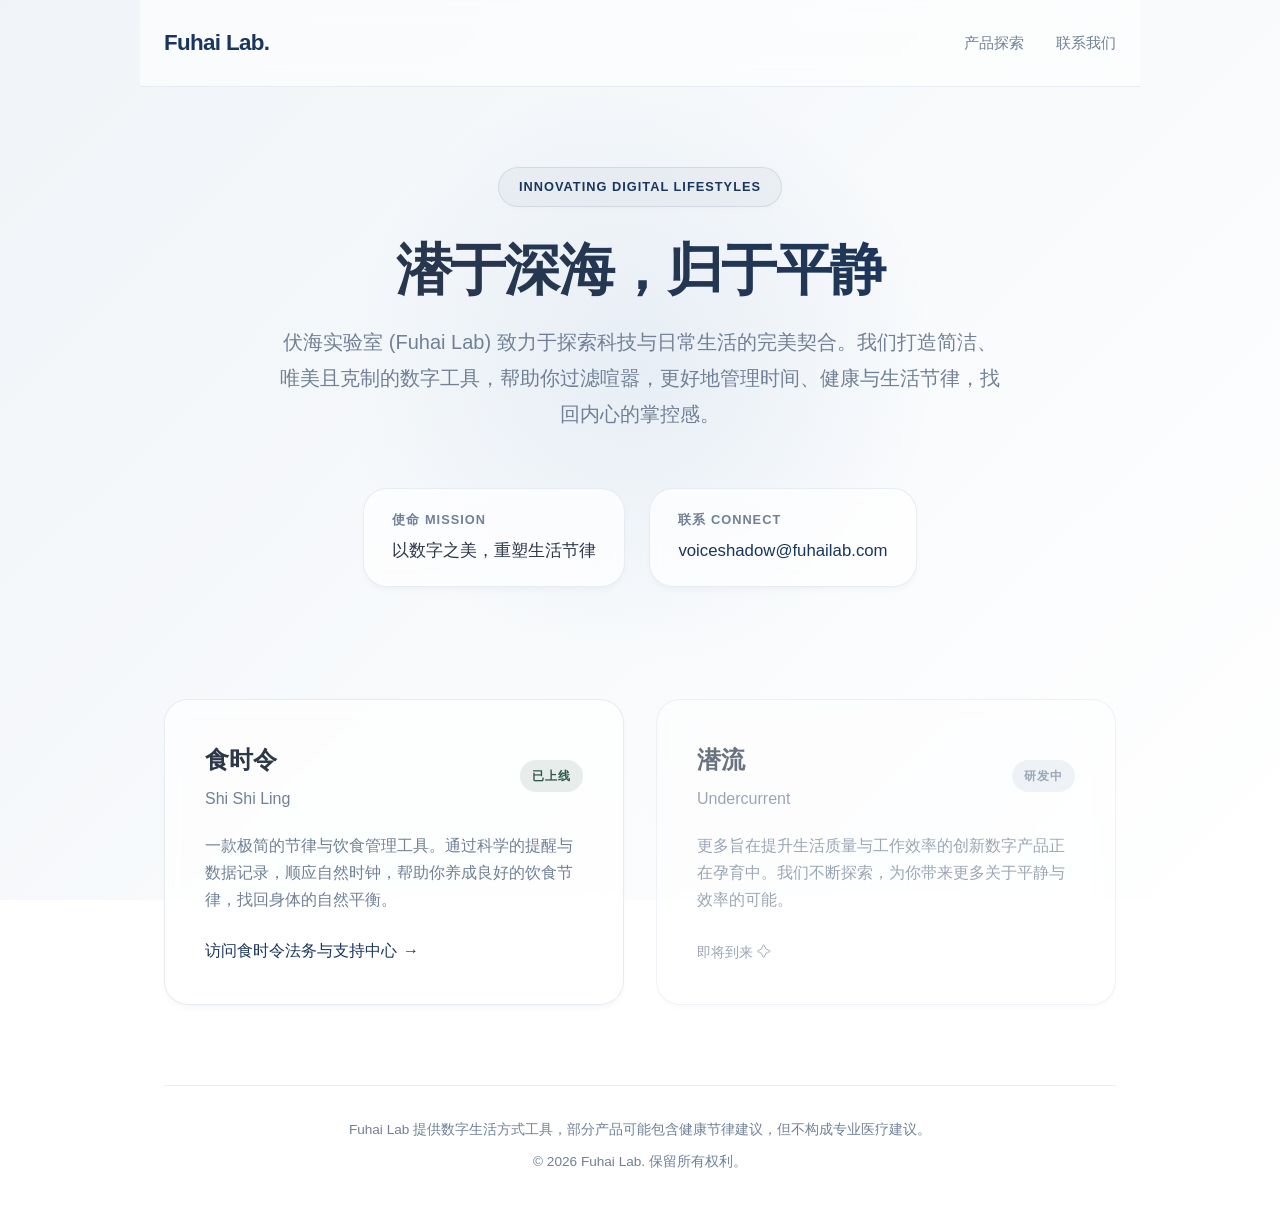
<file: index.html>
<!DOCTYPE html>
<html lang="zh-CN">

<head>
  <meta charset="UTF-8" />
  <meta name="viewport" content="width=device-width, initial-scale=1.0" />
  <title>Fuhai Lab | 伏海实验室</title>
  <meta name="description" content="Fuhai Lab (伏海实验室) 官方网站，探索数字健康与生活方式的创新产品。" />
  <link rel="stylesheet" href="/css/global.css">
</head>

<body class="fuhai-hero">
  <main class="page-shell">
    <nav class="fuhai-nav" aria-label="Primary">
      <div class="logo">Fuhai Lab.</div>
      <div class="links">
        <a href="#products">产品探索</a>
        <a href="mailto:voiceshadow@fuhailab.com">联系我们</a>
      </div>
    </nav>

    <section class="hero">
      <span class="eyebrow">Innovating Digital Lifestyles</span>
      <h1>潜于深海，归于平静</h1>
      <p>
        伏海实验室 (Fuhai Lab) 致力于探索科技与日常生活的完美契合。我们打造简洁、唯美且克制的数字工具，帮助你过滤喧嚣，更好地管理时间、健康与生活节律，找回内心的掌控感。
      </p>

      <div class="hero-meta">
        <div class="meta-card">
          <strong>使命 Mission</strong>
          <span>以数字之美，重塑生活节律</span>
        </div>
        <div class="meta-card">
          <strong>联系 Connect</strong>
          <span><a href="mailto:voiceshadow@fuhailab.com">voiceshadow@fuhailab.com</a></span>
        </div>
      </div>
    </section>

    <section id="products" class="section-grid" style="margin-top: 48px;">
      <article class="card">
        <div style="display: flex; align-items: center; justify-content: space-between; margin-bottom: 20px;">
            <h2 style="margin-bottom: 0;">食时令<br><span style="font-size: 1rem; font-weight: 400; color: var(--text-muted); display: block; margin-top: 4px;">Shi Shi Ling</span></h2>
            <span style="font-size: 0.75rem; background: rgba(47, 90, 75, 0.1); color: #2F5A4B; padding: 6px 12px; border-radius: 20px; font-weight: 600; letter-spacing: 1px;">已上线</span>
        </div>
        <p>
          一款极简的节律与饮食管理工具。通过科学的提醒与数据记录，顺应自然时钟，帮助你养成良好的饮食节律，找回身体的自然平衡。
        </p>
        <a href="/shishiling/">访问食时令法务与支持中心</a>
      </article>

      <article class="card" style="opacity: 0.7;">
        <div style="display: flex; align-items: center; justify-content: space-between; margin-bottom: 20px;">
            <h2 style="margin-bottom: 0;">潜流<br><span style="font-size: 1rem; font-weight: 400; color: var(--text-muted); display: block; margin-top: 4px;">Undercurrent</span></h2>
            <span style="font-size: 0.75rem; background: var(--border-color); color: var(--text-muted); padding: 6px 12px; border-radius: 20px; font-weight: 600; letter-spacing: 1px;">研发中</span>
        </div>
        <p>
          更多旨在提升生活质量与工作效率的创新数字产品正在孕育中。我们不断探索，为你带来更多关于平静与效率的可能。
        </p>
        <span style="color: var(--text-muted); font-size: 0.9rem; font-weight: 500;">即将到来 ✧</span>
      </article>
    </section>

    <footer class="footer">
      <p>Fuhai Lab 提供数字生活方式工具，部分产品可能包含健康节律建议，但不构成专业医疗建议。</p>
      <p style="margin-top: 8px;">&copy; 2026 Fuhai Lab. 保留所有权利。</p>
    </footer>
  </main>
</body>

</html>
</file>
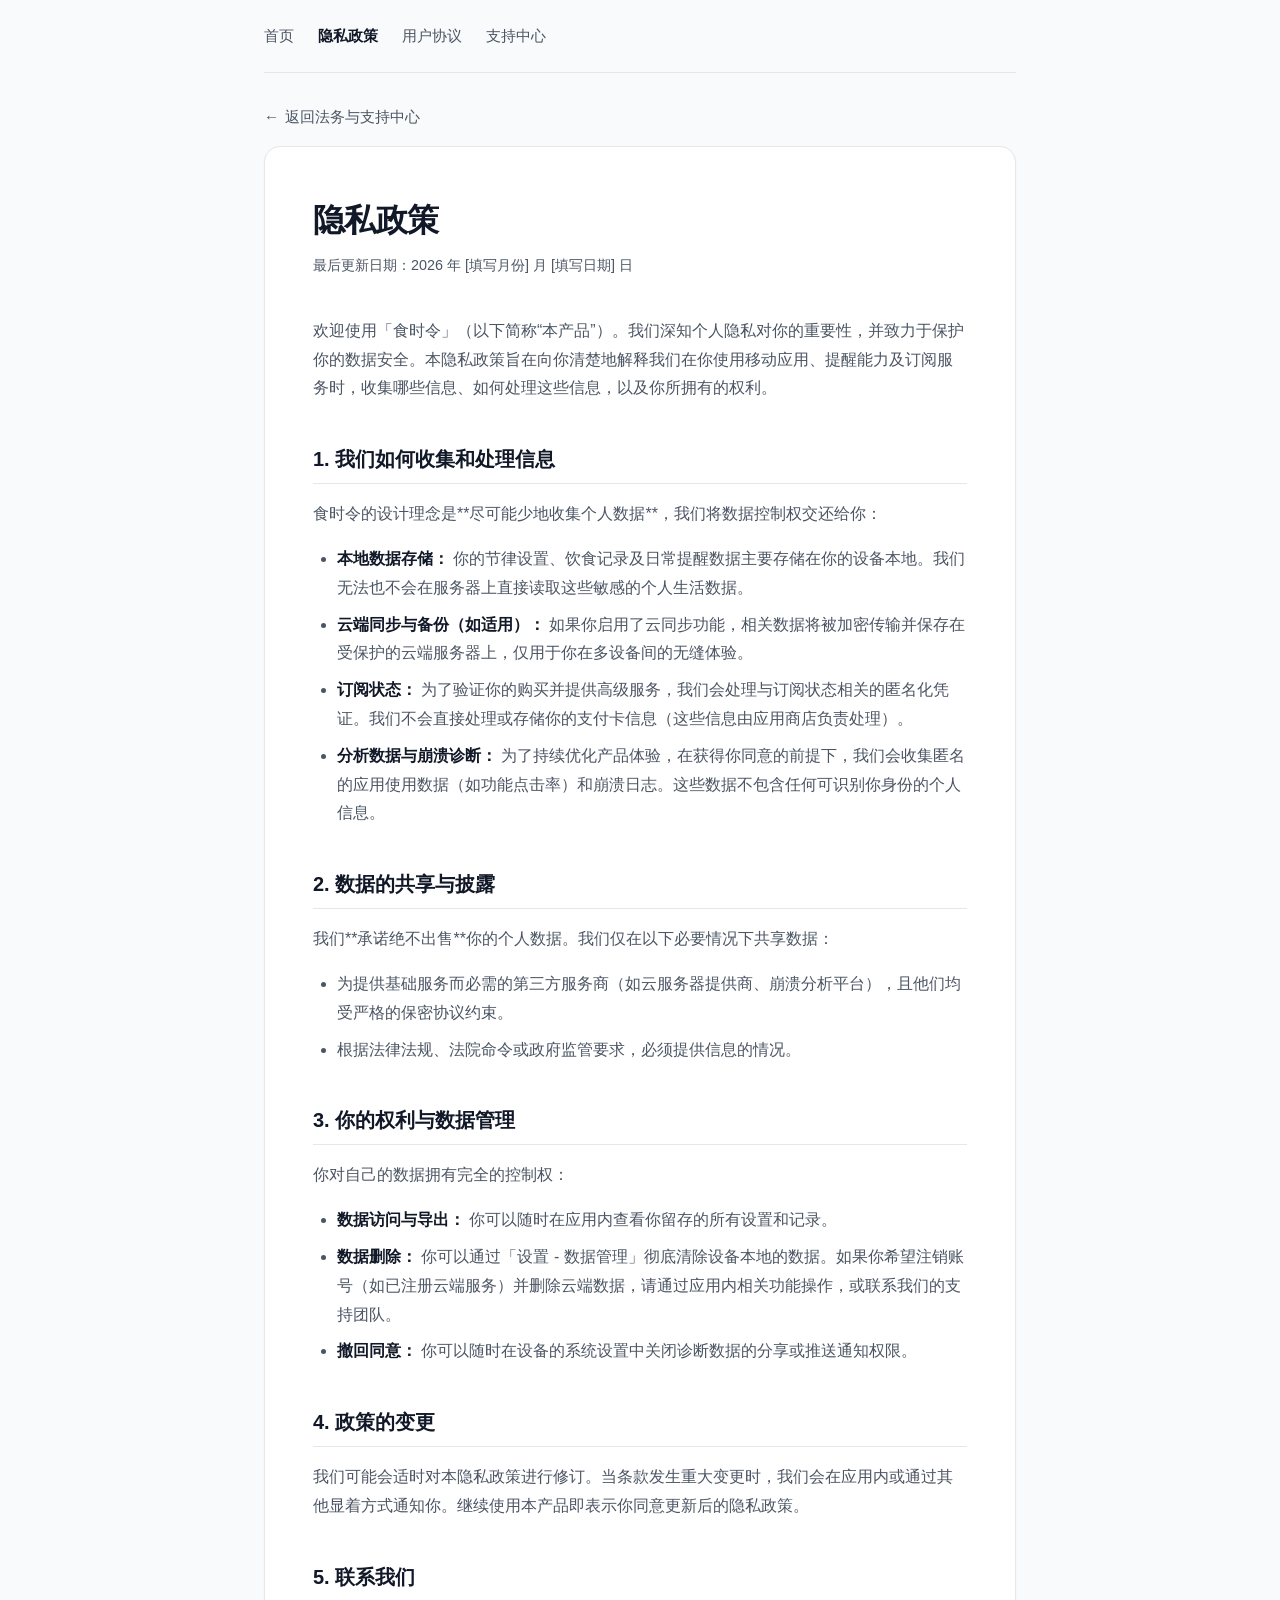
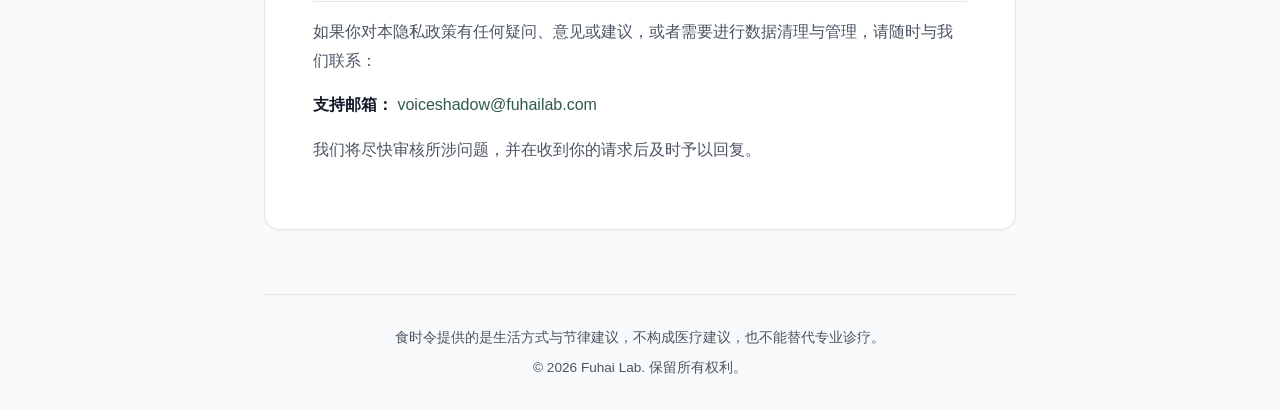
<file: privacy/index.html>
<!DOCTYPE html>
<html lang="zh-CN">
<head>
  <meta charset="UTF-8" />
  <meta name="viewport" content="width=device-width, initial-scale=1.0" />
  <title>隐私政策 | 食时令</title>
  <meta name="description" content="食时令的隐私政策，了解我们如何收集、使用和保护你的数据。" />
  <style>
    /* 沿用基础变量定义 */
    :root {
      --primary-color: #2F5A4B;
      --primary-hover: #1E3F33;
      --bg-color: #F9FAFB;
      --card-bg: #FFFFFF;
      --text-main: #111827;
      --text-muted: #4B5563; /* 加深了一点点以适合长文本阅读 */
      --border-color: #E5E7EB;
      --radius-lg: 16px;
    }

    * { box-sizing: border-box; margin: 0; padding: 0; }

    body {
      font-family: -apple-system, BlinkMacSystemFont, "PingFang SC", "Microsoft YaHei", "Helvetica Neue", Arial, sans-serif;
      background-color: var(--bg-color);
      color: var(--text-main);
      line-height: 1.6;
      -webkit-font-smoothing: antialiased;
    }

    a { color: var(--primary-color); text-decoration: none; transition: color 0.2s ease; }
    a:hover { color: var(--primary-hover); text-decoration: underline; }

    /* 页面容器 */
    .page-shell {
      max-width: 800px; /* 法务页面稍窄一些，提升阅读体验 */
      margin: 0 auto;
      padding: 0 24px;
      display: flex;
      flex-direction: column;
      min-height: 100vh;
    }

    /* 顶部导航 */
    .nav {
      display: flex;
      gap: 24px;
      padding: 24px 0;
      border-bottom: 1px solid var(--border-color);
      font-weight: 500;
      font-size: 0.95rem;
    }
    .nav a { color: var(--text-muted); text-decoration: none; }
    .nav a:hover { color: var(--primary-color); }
    .nav a.active { color: var(--text-main); font-weight: 600; }

    /* 返回组件 */
    .back-link {
      display: inline-block;
      margin: 32px 0 16px;
      font-size: 0.95rem;
      color: var(--text-muted);
      text-decoration: none;
    }
    .back-link::before { content: "←"; margin-right: 6px; }
    .back-link:hover { color: var(--primary-color); text-decoration: none; }

    /* 法务内容容器 */
    .legal-content {
      background: var(--card-bg);
      border: 1px solid var(--border-color);
      border-radius: var(--radius-lg);
      padding: 48px;
      margin-bottom: 64px;
      box-shadow: 0 1px 2px 0 rgba(0, 0, 0, 0.05);
    }

    /* 长文本排版 (Prose) */
    .prose h1 {
      font-size: 2rem;
      font-weight: 700;
      margin-bottom: 8px;
      color: var(--text-main);
      letter-spacing: -0.02em;
    }
    
    .prose .update-date {
      font-size: 0.9rem;
      color: var(--text-muted);
      margin-bottom: 40px;
      display: block;
    }

    .prose h2 {
      font-size: 1.25rem;
      font-weight: 600;
      margin-top: 40px;
      margin-bottom: 16px;
      color: var(--text-main);
      border-bottom: 1px solid var(--border-color);
      padding-bottom: 8px;
    }

    .prose p {
      color: var(--text-muted);
      margin-bottom: 16px;
      line-height: 1.8;
    }

    .prose ul {
      margin-bottom: 16px;
      padding-left: 24px;
      color: var(--text-muted);
    }

    .prose li {
      margin-bottom: 8px;
      line-height: 1.8;
    }

    .prose strong {
      color: var(--text-main);
      font-weight: 600;
    }

    /* 页脚 */
    .footer {
      margin-top: auto;
      padding: 32px 0;
      border-top: 1px solid var(--border-color);
      text-align: center;
      color: var(--text-muted);
      font-size: 0.85rem;
    }

    @media (max-width: 768px) {
      .legal-content { padding: 32px 24px; }
      .prose h1 { font-size: 1.75rem; }
    }
  </style>
</head>
<body>
  <main class="page-shell">
    <nav class="nav" aria-label="Primary">
      <a href="/">首页</a>
      <a href="/privacy/" class="active">隐私政策</a>
      <a href="/terms/">用户协议</a>
      <a href="/support/">支持中心</a>
    </nav>

    <a href="/" class="back-link">返回法务与支持中心</a>

    <article class="legal-content prose">
      <h1>隐私政策</h1>
      <span class="update-date">最后更新日期：2026 年 [填写月份] 月 [填写日期] 日</span>

      <p>欢迎使用「食时令」（以下简称“本产品”）。我们深知个人隐私对你的重要性，并致力于保护你的数据安全。本隐私政策旨在向你清楚地解释我们在你使用移动应用、提醒能力及订阅服务时，收集哪些信息、如何处理这些信息，以及你所拥有的权利。</p>

      <h2>1. 我们如何收集和处理信息</h2>
      <p>食时令的设计理念是**尽可能少地收集个人数据**，我们将数据控制权交还给你：</p>
      <ul>
        <li><strong>本地数据存储：</strong> 你的节律设置、饮食记录及日常提醒数据主要存储在你的设备本地。我们无法也不会在服务器上直接读取这些敏感的个人生活数据。</li>
        <li><strong>云端同步与备份（如适用）：</strong> 如果你启用了云同步功能，相关数据将被加密传输并保存在受保护的云端服务器上，仅用于你在多设备间的无缝体验。</li>
        <li><strong>订阅状态：</strong> 为了验证你的购买并提供高级服务，我们会处理与订阅状态相关的匿名化凭证。我们不会直接处理或存储你的支付卡信息（这些信息由应用商店负责处理）。</li>
        <li><strong>分析数据与崩溃诊断：</strong> 为了持续优化产品体验，在获得你同意的前提下，我们会收集匿名的应用使用数据（如功能点击率）和崩溃日志。这些数据不包含任何可识别你身份的个人信息。</li>
      </ul>

      <h2>2. 数据的共享与披露</h2>
      <p>我们**承诺绝不出售**你的个人数据。我们仅在以下必要情况下共享数据：</p>
      <ul>
        <li>为提供基础服务而必需的第三方服务商（如云服务器提供商、崩溃分析平台），且他们均受严格的保密协议约束。</li>
        <li>根据法律法规、法院命令或政府监管要求，必须提供信息的情况。</li>
      </ul>

      <h2>3. 你的权利与数据管理</h2>
      <p>你对自己的数据拥有完全的控制权：</p>
      <ul>
        <li><strong>数据访问与导出：</strong> 你可以随时在应用内查看你留存的所有设置和记录。</li>
        <li><strong>数据删除：</strong> 你可以通过「设置 - 数据管理」彻底清除设备本地的数据。如果你希望注销账号（如已注册云端服务）并删除云端数据，请通过应用内相关功能操作，或联系我们的支持团队。</li>
        <li><strong>撤回同意：</strong> 你可以随时在设备的系统设置中关闭诊断数据的分享或推送通知权限。</li>
      </ul>

      <h2>4. 政策的变更</h2>
      <p>我们可能会适时对本隐私政策进行修订。当条款发生重大变更时，我们会在应用内或通过其他显着方式通知你。继续使用本产品即表示你同意更新后的隐私政策。</p>

      <h2>5. 联系我们</h2>
      <p>如果你对本隐私政策有任何疑问、意见或建议，或者需要进行数据清理与管理，请随时与我们联系：</p>
      <p><strong>支持邮箱：</strong> <a href="mailto:voiceshadow@fuhailab.com">voiceshadow@fuhailab.com</a></p>
      <p>我们将尽快审核所涉问题，并在收到你的请求后及时予以回复。</p>
    </article>

    <footer class="footer">
      <p>食时令提供的是生活方式与节律建议，不构成医疗建议，也不能替代专业诊疗。</p>
      <p style="margin-top: 8px;">&copy; 2026 Fuhai Lab. 保留所有权利。</p>
    </footer>
  </main>
</body>
</html>
</file>
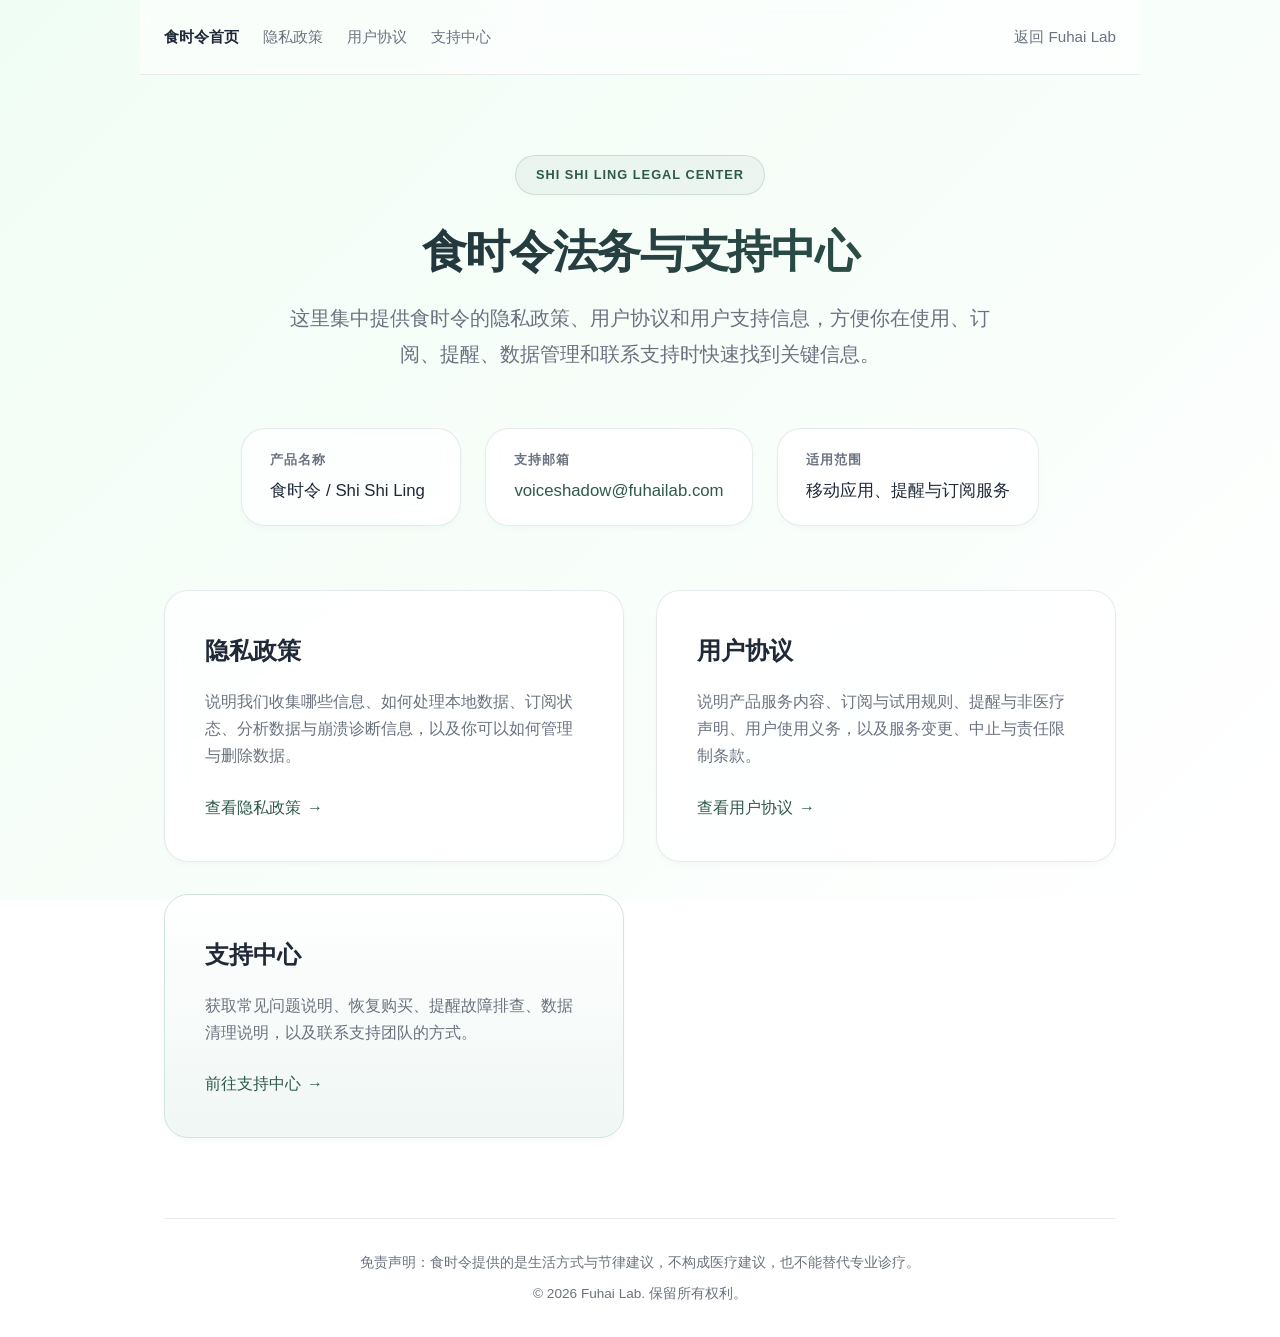
<file: shishiling/index.html>
<!DOCTYPE html>
<html lang="zh-CN">

<head>
  <meta charset="UTF-8" />
  <meta name="viewport" content="width=device-width, initial-scale=1.0" />
  <title>食时令 | 法务与支持中心</title>
  <meta name="description" content="食时令的隐私政策、用户协议与支持中心。" />
  <link rel="stylesheet" href="/css/global.css">
</head>

<body class="theme-shishiling">
  <main class="page-shell">
    <nav class="nav" aria-label="Primary">
      <a href="/shishiling/">食时令首页</a>
      <a href="/shishiling/privacy/">隐私政策</a>
      <a href="/shishiling/terms/">用户协议</a>
      <a href="/shishiling/support/">支持中心</a>
      <a href="/" style="margin-left: auto;">返回 Fuhai Lab</a>
    </nav>

    <section class="hero">
      <span class="eyebrow">Shi Shi Ling Legal Center</span>
      <h1>食时令法务与支持中心</h1>
      <p>
        这里集中提供食时令的隐私政策、用户协议和用户支持信息，方便你在使用、订阅、提醒、数据管理和联系支持时快速找到关键信息。
      </p>

      <div class="hero-meta">
        <div class="meta-card">
          <strong>产品名称</strong>
          <span>食时令 / Shi Shi Ling</span>
        </div>
        <div class="meta-card">
          <strong>支持邮箱</strong>
          <span><a href="mailto:voiceshadow@fuhailab.com">voiceshadow@fuhailab.com</a></span>
        </div>
        <div class="meta-card">
          <strong>适用范围</strong>
          <span>移动应用、提醒与订阅服务</span>
        </div>
      </div>
    </section>

    <section class="section-grid">
      <article class="card">
        <h2>隐私政策</h2>
        <p>
          说明我们收集哪些信息、如何处理本地数据、订阅状态、分析数据与崩溃诊断信息，以及你可以如何管理与删除数据。
        </p>
        <a href="/shishiling/privacy/">查看隐私政策</a>
      </article>

      <article class="card">
        <h2>用户协议</h2>
        <p>
          说明产品服务内容、订阅与试用规则、提醒与非医疗声明、用户使用义务，以及服务变更、中止与责任限制条款。
        </p>
        <a href="/shishiling/terms/">查看用户协议</a>
      </article>

      <article class="card support-highlight">
        <h2>支持中心</h2>
        <p>
          获取常见问题说明、恢复购买、提醒故障排查、数据清理说明，以及联系支持团队的方式。
        </p>
        <a href="/shishiling/support/">前往支持中心</a>
      </article>
    </section>

    <footer class="footer">
      <p>免责声明：食时令提供的是生活方式与节律建议，不构成医疗建议，也不能替代专业诊疗。</p>
      <p style="margin-top: 8px;">&copy; 2026 Fuhai Lab. 保留所有权利。</p>
    </footer>
  </main>
</body>

</html>
</file>
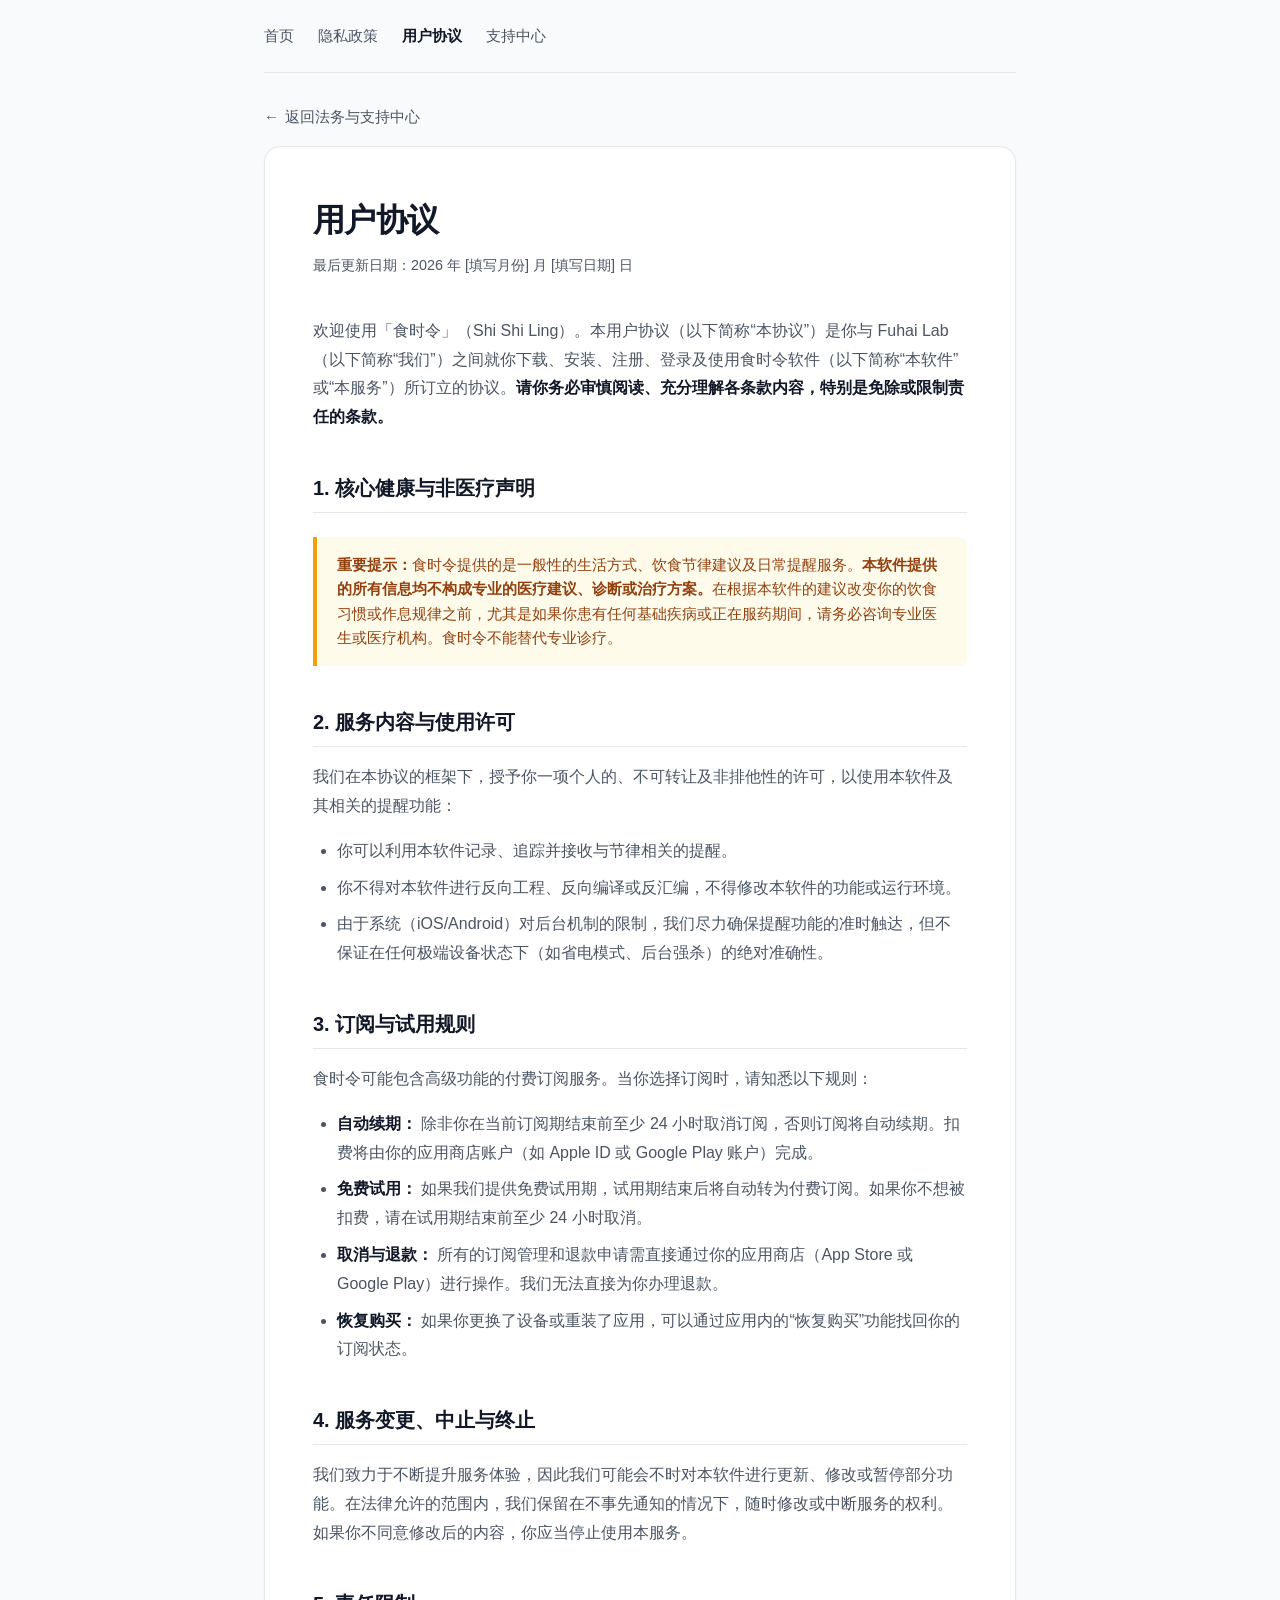
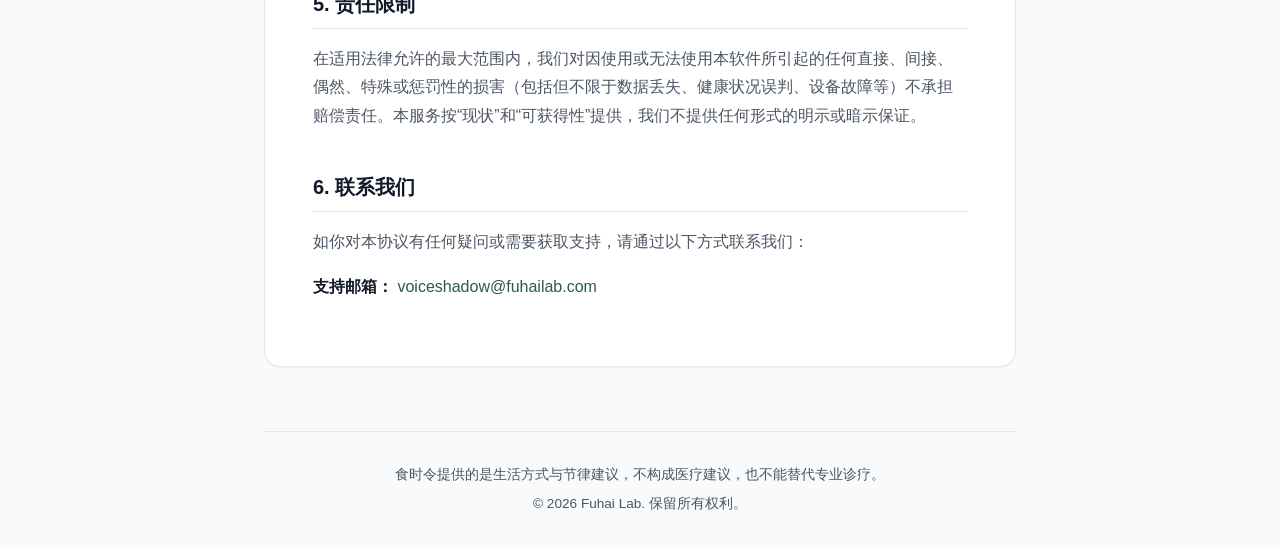
<file: terms/index.html>
<!DOCTYPE html>
<html lang="zh-CN">
<head>
  <meta charset="UTF-8" />
  <meta name="viewport" content="width=device-width, initial-scale=1.0" />
  <title>用户协议 | 食时令</title>
  <meta name="description" content="食时令用户协议：了解我们的服务内容、免责声明与订阅规则。" />
  <style>
    /* 沿用统一的基础变量与样式 */
    :root {
      --primary-color: #2F5A4B;
      --primary-hover: #1E3F33;
      --bg-color: #F9FAFB;
      --card-bg: #FFFFFF;
      --text-main: #111827;
      --text-muted: #4B5563;
      --border-color: #E5E7EB;
      --radius-lg: 16px;
    }

    * { box-sizing: border-box; margin: 0; padding: 0; }

    body {
      font-family: -apple-system, BlinkMacSystemFont, "PingFang SC", "Microsoft YaHei", "Helvetica Neue", Arial, sans-serif;
      background-color: var(--bg-color);
      color: var(--text-main);
      line-height: 1.6;
      -webkit-font-smoothing: antialiased;
    }

    a { color: var(--primary-color); text-decoration: none; transition: color 0.2s ease; }
    a:hover { color: var(--primary-hover); text-decoration: underline; }

    .page-shell {
      max-width: 800px; /* 保持法务页面的窄排版 */
      margin: 0 auto;
      padding: 0 24px;
      display: flex;
      flex-direction: column;
      min-height: 100vh;
    }

    .nav {
      display: flex;
      gap: 24px;
      padding: 24px 0;
      border-bottom: 1px solid var(--border-color);
      font-weight: 500;
      font-size: 0.95rem;
    }
    .nav a { color: var(--text-muted); text-decoration: none; }
    .nav a:hover { color: var(--primary-color); }
    .nav a.active { color: var(--text-main); font-weight: 600; }

    .back-link {
      display: inline-block;
      margin: 32px 0 16px;
      font-size: 0.95rem;
      color: var(--text-muted);
      text-decoration: none;
    }
    .back-link::before { content: "←"; margin-right: 6px; }
    .back-link:hover { color: var(--primary-color); text-decoration: none; }

    .legal-content {
      background: var(--card-bg);
      border: 1px solid var(--border-color);
      border-radius: var(--radius-lg);
      padding: 48px;
      margin-bottom: 64px;
      box-shadow: 0 1px 2px 0 rgba(0, 0, 0, 0.05);
    }

    .prose h1 {
      font-size: 2rem;
      font-weight: 700;
      margin-bottom: 8px;
      color: var(--text-main);
      letter-spacing: -0.02em;
    }
    
    .prose .update-date {
      font-size: 0.9rem;
      color: var(--text-muted);
      margin-bottom: 40px;
      display: block;
    }

    .prose h2 {
      font-size: 1.25rem;
      font-weight: 600;
      margin-top: 40px;
      margin-bottom: 16px;
      color: var(--text-main);
      border-bottom: 1px solid var(--border-color);
      padding-bottom: 8px;
    }

    .prose p {
      color: var(--text-muted);
      margin-bottom: 16px;
      line-height: 1.8;
    }

    .prose ul {
      margin-bottom: 16px;
      padding-left: 24px;
      color: var(--text-muted);
    }

    .prose li {
      margin-bottom: 8px;
      line-height: 1.8;
    }

    .prose strong {
      color: var(--text-main);
      font-weight: 600;
    }
    
    /* 强调声明块 */
    .prose .disclaimer-box {
      background-color: #FFFBEB;
      border-left: 4px solid #F59E0B;
      padding: 16px 20px;
      margin: 24px 0;
      color: #92400E;
      border-radius: 0 8px 8px 0;
      font-size: 0.95rem;
    }
    
    .prose .disclaimer-box strong {
      color: #92400E;
    }

    .footer {
      margin-top: auto;
      padding: 32px 0;
      border-top: 1px solid var(--border-color);
      text-align: center;
      color: var(--text-muted);
      font-size: 0.85rem;
    }

    @media (max-width: 768px) {
      .legal-content { padding: 32px 24px; }
      .prose h1 { font-size: 1.75rem; }
    }
  </style>
</head>
<body>
  <main class="page-shell">
    <nav class="nav" aria-label="Primary">
      <a href="/">首页</a>
      <a href="/privacy/">隐私政策</a>
      <a href="/terms/" class="active">用户协议</a>
      <a href="/support/">支持中心</a>
    </nav>

    <a href="/" class="back-link">返回法务与支持中心</a>

    <article class="legal-content prose">
      <h1>用户协议</h1>
      <span class="update-date">最后更新日期：2026 年 [填写月份] 月 [填写日期] 日</span>

      <p>欢迎使用「食时令」（Shi Shi Ling）。本用户协议（以下简称“本协议”）是你与 Fuhai Lab（以下简称“我们”）之间就你下载、安装、注册、登录及使用食时令软件（以下简称“本软件”或“本服务”）所订立的协议。<strong>请你务必审慎阅读、充分理解各条款内容，特别是免除或限制责任的条款。</strong></p>

      <h2>1. 核心健康与非医疗声明</h2>
      <div class="disclaimer-box">
        <strong>重要提示：</strong>食时令提供的是一般性的生活方式、饮食节律建议及日常提醒服务。<strong>本软件提供的所有信息均不构成专业的医疗建议、诊断或治疗方案。</strong>在根据本软件的建议改变你的饮食习惯或作息规律之前，尤其是如果你患有任何基础疾病或正在服药期间，请务必咨询专业医生或医疗机构。食时令不能替代专业诊疗。
      </div>

      <h2>2. 服务内容与使用许可</h2>
      <p>我们在本协议的框架下，授予你一项个人的、不可转让及非排他性的许可，以使用本软件及其相关的提醒功能：</p>
      <ul>
        <li>你可以利用本软件记录、追踪并接收与节律相关的提醒。</li>
        <li>你不得对本软件进行反向工程、反向编译或反汇编，不得修改本软件的功能或运行环境。</li>
        <li>由于系统（iOS/Android）对后台机制的限制，我们尽力确保提醒功能的准时触达，但不保证在任何极端设备状态下（如省电模式、后台强杀）的绝对准确性。</li>
      </ul>

      <h2>3. 订阅与试用规则</h2>
      <p>食时令可能包含高级功能的付费订阅服务。当你选择订阅时，请知悉以下规则：</p>
      <ul>
        <li><strong>自动续期：</strong> 除非你在当前订阅期结束前至少 24 小时取消订阅，否则订阅将自动续期。扣费将由你的应用商店账户（如 Apple ID 或 Google Play 账户）完成。</li>
        <li><strong>免费试用：</strong> 如果我们提供免费试用期，试用期结束后将自动转为付费订阅。如果你不想被扣费，请在试用期结束前至少 24 小时取消。</li>
        <li><strong>取消与退款：</strong> 所有的订阅管理和退款申请需直接通过你的应用商店（App Store 或 Google Play）进行操作。我们无法直接为你办理退款。</li>
        <li><strong>恢复购买：</strong> 如果你更换了设备或重装了应用，可以通过应用内的“恢复购买”功能找回你的订阅状态。</li>
      </ul>

      <h2>4. 服务变更、中止与终止</h2>
      <p>我们致力于不断提升服务体验，因此我们可能会不时对本软件进行更新、修改或暂停部分功能。在法律允许的范围内，我们保留在不事先通知的情况下，随时修改或中断服务的权利。如果你不同意修改后的内容，你应当停止使用本服务。</p>

      <h2>5. 责任限制</h2>
      <p>在适用法律允许的最大范围内，我们对因使用或无法使用本软件所引起的任何直接、间接、偶然、特殊或惩罚性的损害（包括但不限于数据丢失、健康状况误判、设备故障等）不承担赔偿责任。本服务按“现状”和“可获得性”提供，我们不提供任何形式的明示或暗示保证。</p>

      <h2>6. 联系我们</h2>
      <p>如你对本协议有任何疑问或需要获取支持，请通过以下方式联系我们：</p>
      <p><strong>支持邮箱：</strong> <a href="mailto:voiceshadow@fuhailab.com">voiceshadow@fuhailab.com</a></p>
    </article>

    <footer class="footer">
      <p>食时令提供的是生活方式与节律建议，不构成医疗建议，也不能替代专业诊疗。</p>
      <p style="margin-top: 8px;">&copy; 2026 Fuhai Lab. 保留所有权利。</p>
    </footer>
  </main>
</body>
</html>
</file>
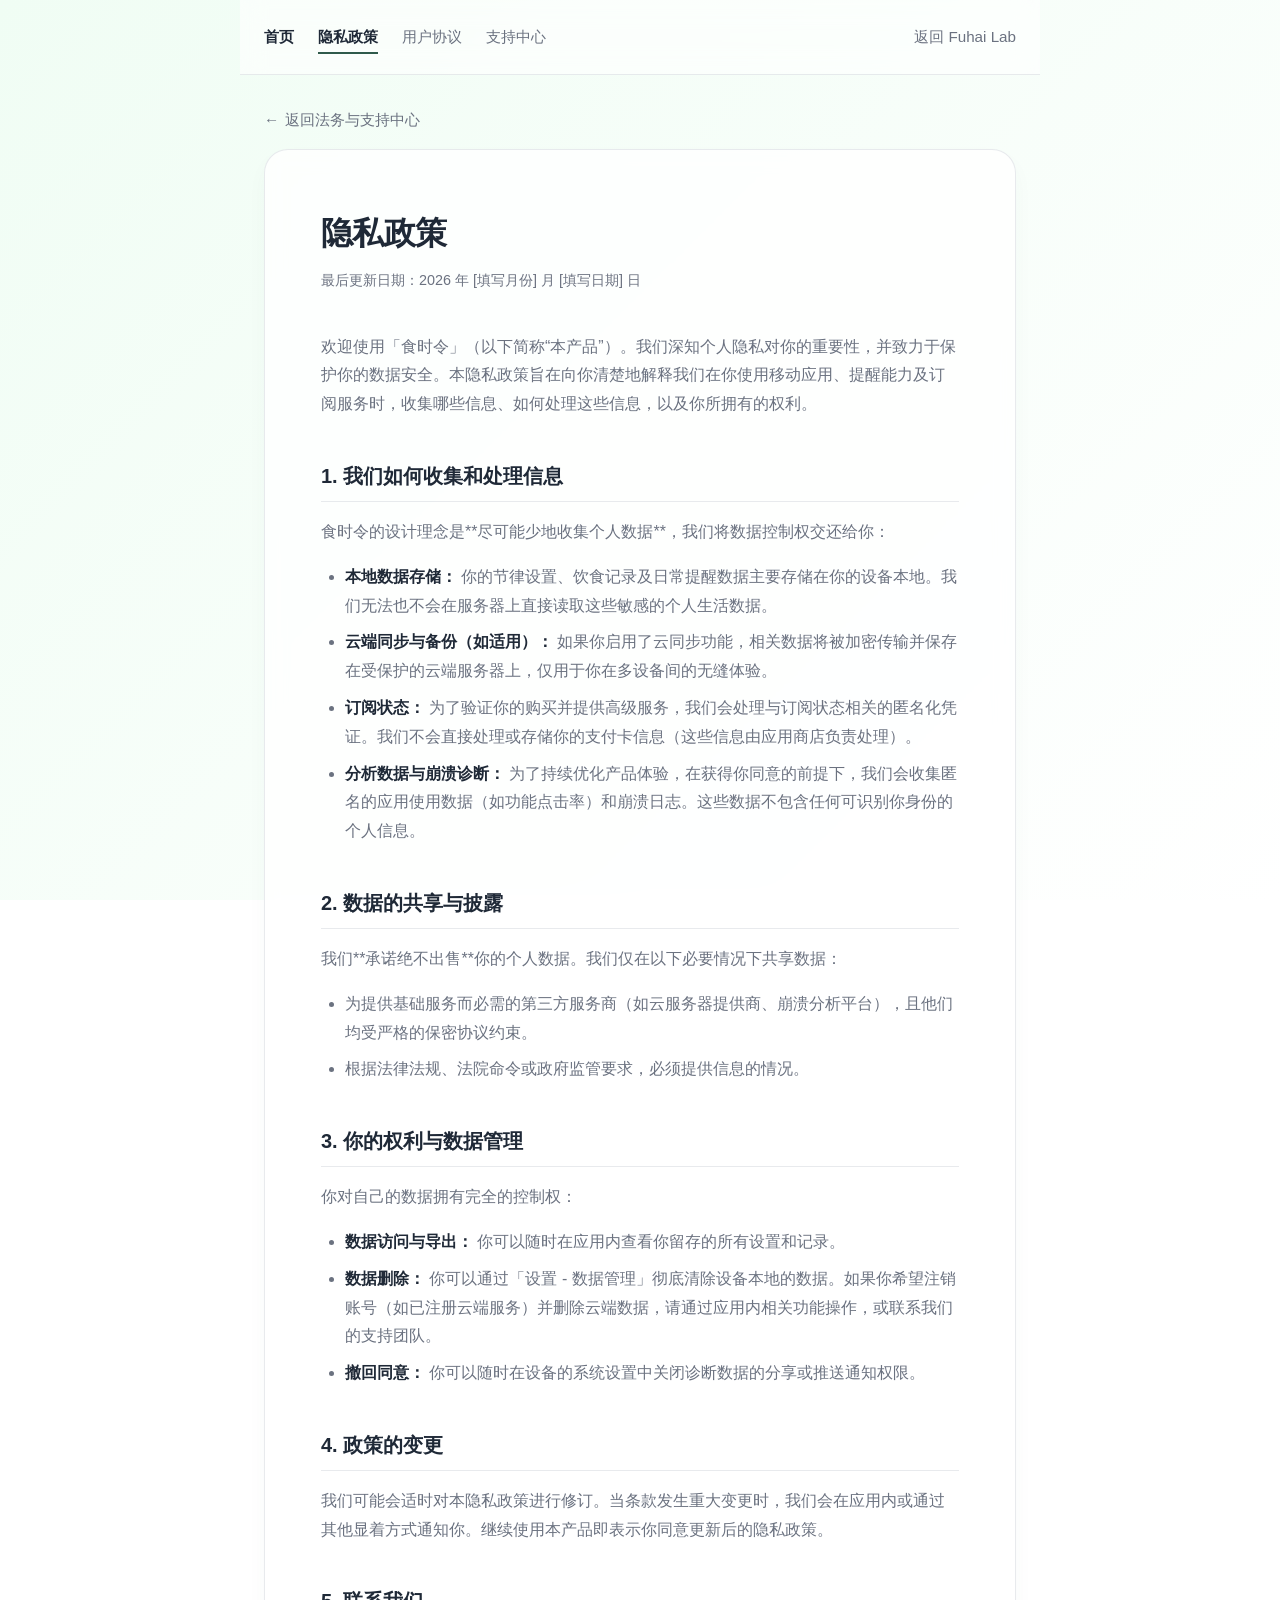
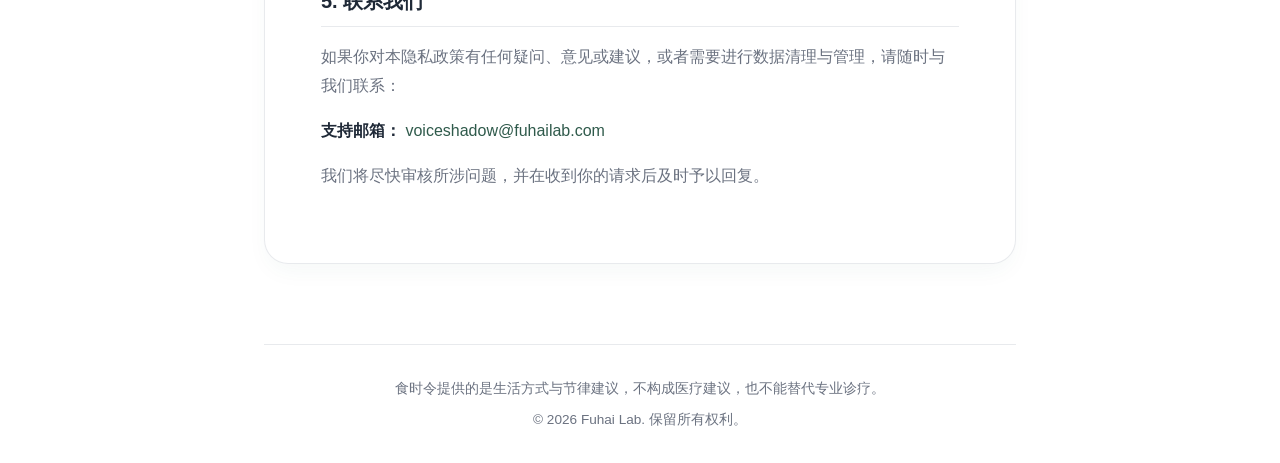
<file: shishiling/privacy/index.html>
<!DOCTYPE html>
<html lang="zh-CN">
<head>
  <meta charset="UTF-8" />
  <meta name="viewport" content="width=device-width, initial-scale=1.0" />
  <title>隐私政策 | 食时令</title>
  <meta name="description" content="食时令的隐私政策，了解我们如何收集、使用和保护你的数据。" />
  <link rel="stylesheet" href="/css/global.css">
</head>
<body class="theme-shishiling">
  <main class="page-shell narrow">
    <nav class="nav" aria-label="Primary">
      <a href="/shishiling/">首页</a>
      <a href="/shishiling/privacy/" class="active">隐私政策</a>
      <a href="/shishiling/terms/">用户协议</a>
      <a href="/shishiling/support/">支持中心</a>
      <a href="/" style="margin-left: auto;">返回 Fuhai Lab</a>
    </nav>

    <a href="/shishiling/" class="back-link">返回法务与支持中心</a>

    <article class="legal-content prose">
      <h1>隐私政策</h1>
      <span class="update-date">最后更新日期：2026 年 [填写月份] 月 [填写日期] 日</span>

      <p>欢迎使用「食时令」（以下简称“本产品”）。我们深知个人隐私对你的重要性，并致力于保护你的数据安全。本隐私政策旨在向你清楚地解释我们在你使用移动应用、提醒能力及订阅服务时，收集哪些信息、如何处理这些信息，以及你所拥有的权利。</p>

      <h2>1. 我们如何收集和处理信息</h2>
      <p>食时令的设计理念是**尽可能少地收集个人数据**，我们将数据控制权交还给你：</p>
      <ul>
        <li><strong>本地数据存储：</strong> 你的节律设置、饮食记录及日常提醒数据主要存储在你的设备本地。我们无法也不会在服务器上直接读取这些敏感的个人生活数据。</li>
        <li><strong>云端同步与备份（如适用）：</strong> 如果你启用了云同步功能，相关数据将被加密传输并保存在受保护的云端服务器上，仅用于你在多设备间的无缝体验。</li>
        <li><strong>订阅状态：</strong> 为了验证你的购买并提供高级服务，我们会处理与订阅状态相关的匿名化凭证。我们不会直接处理或存储你的支付卡信息（这些信息由应用商店负责处理）。</li>
        <li><strong>分析数据与崩溃诊断：</strong> 为了持续优化产品体验，在获得你同意的前提下，我们会收集匿名的应用使用数据（如功能点击率）和崩溃日志。这些数据不包含任何可识别你身份的个人信息。</li>
      </ul>

      <h2>2. 数据的共享与披露</h2>
      <p>我们**承诺绝不出售**你的个人数据。我们仅在以下必要情况下共享数据：</p>
      <ul>
        <li>为提供基础服务而必需的第三方服务商（如云服务器提供商、崩溃分析平台），且他们均受严格的保密协议约束。</li>
        <li>根据法律法规、法院命令或政府监管要求，必须提供信息的情况。</li>
      </ul>

      <h2>3. 你的权利与数据管理</h2>
      <p>你对自己的数据拥有完全的控制权：</p>
      <ul>
        <li><strong>数据访问与导出：</strong> 你可以随时在应用内查看你留存的所有设置和记录。</li>
        <li><strong>数据删除：</strong> 你可以通过「设置 - 数据管理」彻底清除设备本地的数据。如果你希望注销账号（如已注册云端服务）并删除云端数据，请通过应用内相关功能操作，或联系我们的支持团队。</li>
        <li><strong>撤回同意：</strong> 你可以随时在设备的系统设置中关闭诊断数据的分享或推送通知权限。</li>
      </ul>

      <h2>4. 政策的变更</h2>
      <p>我们可能会适时对本隐私政策进行修订。当条款发生重大变更时，我们会在应用内或通过其他显着方式通知你。继续使用本产品即表示你同意更新后的隐私政策。</p>

      <h2>5. 联系我们</h2>
      <p>如果你对本隐私政策有任何疑问、意见或建议，或者需要进行数据清理与管理，请随时与我们联系：</p>
      <p><strong>支持邮箱：</strong> <a href="mailto:voiceshadow@fuhailab.com">voiceshadow@fuhailab.com</a></p>
      <p>我们将尽快审核所涉问题，并在收到你的请求后及时予以回复。</p>
    </article>

    <footer class="footer">
      <p>食时令提供的是生活方式与节律建议，不构成医疗建议，也不能替代专业诊疗。</p>
      <p style="margin-top: 8px;">&copy; 2026 Fuhai Lab. 保留所有权利。</p>
    </footer>
  </main>
</body>
</html>
</file>
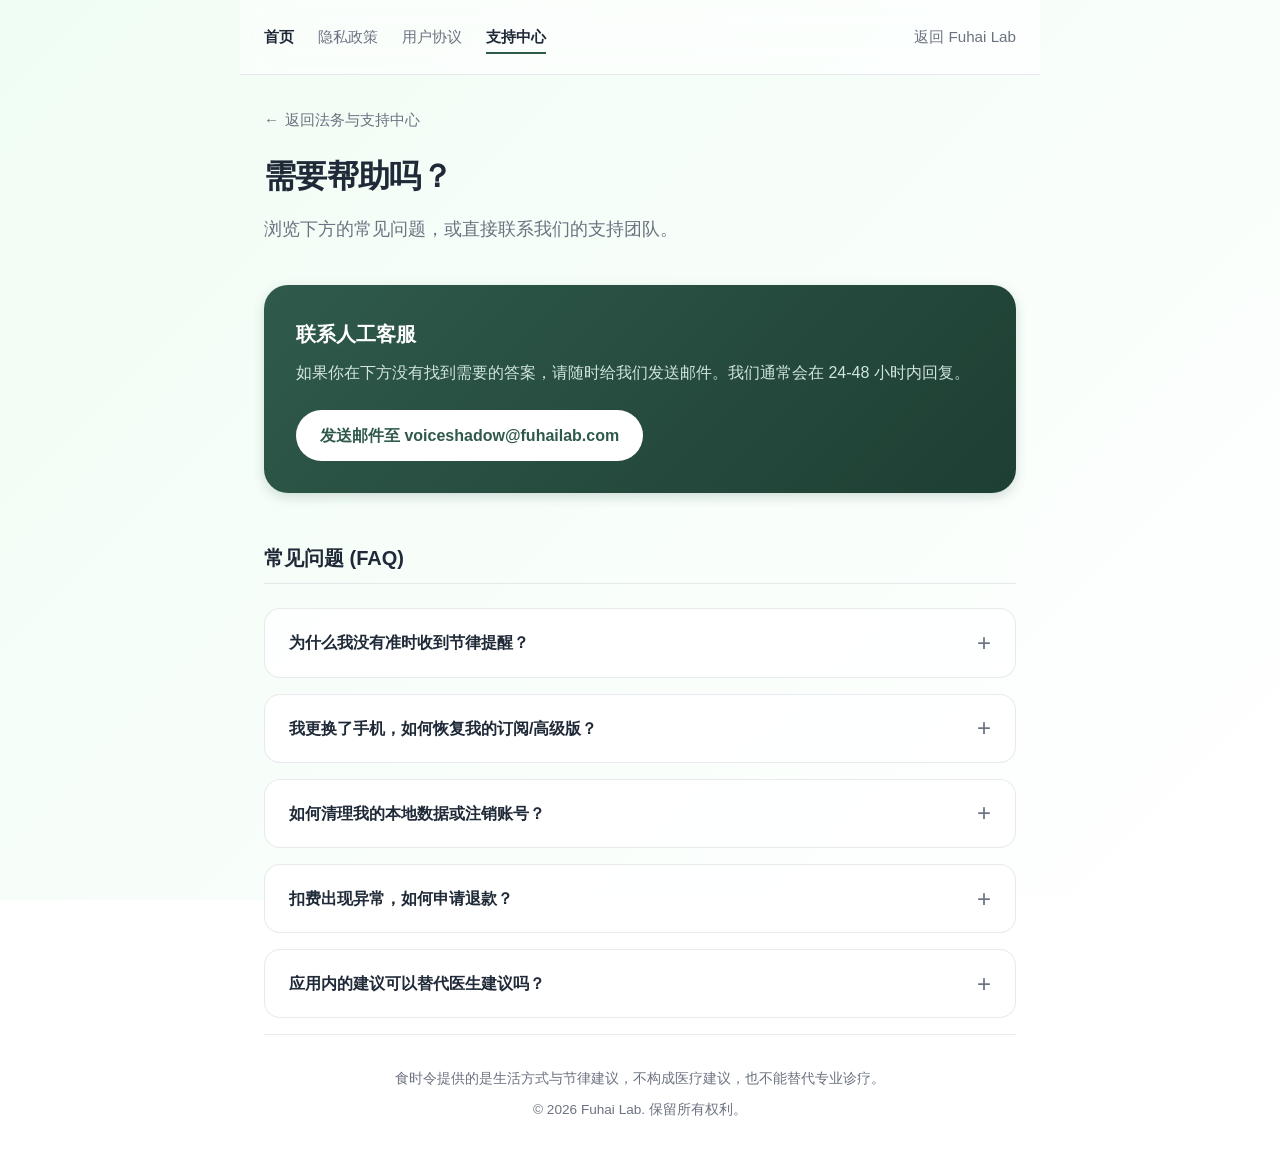
<file: shishiling/support/index.html>
<!DOCTYPE html>
<html lang="zh-CN">
<head>
  <meta charset="UTF-8" />
  <meta name="viewport" content="width=device-width, initial-scale=1.0" />
  <title>支持中心 | 食时令</title>
  <meta name="description" content="食时令支持中心：常见问题解答、提醒故障排查与联系客服。" />
  <link rel="stylesheet" href="/css/global.css">
</head>
<body class="theme-shishiling">
  <main class="page-shell narrow">
    <nav class="nav" aria-label="Primary">
      <a href="/shishiling/">首页</a>
      <a href="/shishiling/privacy/">隐私政策</a>
      <a href="/shishiling/terms/">用户协议</a>
      <a href="/shishiling/support/" class="active">支持中心</a>
      <a href="/" style="margin-left: auto;">返回 Fuhai Lab</a>
    </nav>

    <a href="/shishiling/" class="back-link">返回法务与支持中心</a>

    <header class="support-header">
      <h1>需要帮助吗？</h1>
      <p>浏览下方的常见问题，或直接联系我们的支持团队。</p>
    </header>

    <div class="contact-card">
      <h2>联系人工客服</h2>
      <p>如果你在下方没有找到需要的答案，请随时给我们发送邮件。我们通常会在 24-48 小时内回复。</p>
      <a href="mailto:voiceshadow@fuhailab.com" class="contact-btn">发送邮件至 voiceshadow@fuhailab.com</a>
    </div>

    <section class="faq-section">
      <h2>常见问题 (FAQ)</h2>

      <details>
        <summary>为什么我没有准时收到节律提醒？</summary>
        <div class="answer">
          如果你的提醒没有按时弹出，通常是因为手机系统的电池优化策略限制了应用的后台运行。请尝试以下步骤：
          <ul>
            <li>确保在系统设置中，已授予食时令<strong>“通知权限”</strong>。</li>
            <li>在系统的电池或应用管理设置中，将食时令的后台运行策略设置为<strong>“无限制”</strong>或关闭“电池优化”。</li>
            <li>确保应用没有被系统强行清理或加入“深度休眠”名单。</li>
          </ul>
        </div>
      </details>

      <details>
        <summary>我更换了手机，如何恢复我的订阅/高级版？</summary>
        <div class="answer">
          如果你使用的是同一个应用商店账号（如同一个 Apple ID），你可以直接在应用内找回购买记录。进入食时令的<strong>「设置」</strong>页面，点击<strong>「恢复购买」</strong>即可。无需再次付费。
        </div>
      </details>

      <details>
        <summary>如何清理我的本地数据或注销账号？</summary>
        <div class="answer">
          由于食时令优先采用本地存储策略，你可以直接在应用的<strong>「设置 - 数据管理」</strong>中选择清除所有记录。如果你卸载应用，本地数据通常也会一并被系统删除。如果你使用了云端同步服务并希望注销，请在设置中选择“注销账号并删除云端数据”。
        </div>
      </details>

      <details>
        <summary>扣费出现异常，如何申请退款？</summary>
        <div class="answer">
          食时令的付费订阅均由你所在的应用商店（App Store 或 Google Play）处理和代扣。由于我们无法直接访问你的支付信息，退款必须通过应用商店发起：
          <ul>
            <li><strong>iOS 用户：</strong> 请访问苹果的 <a href="https://reportaproblem.apple.com/" target="_blank" rel="noopener noreferrer">reportaproblem.apple.com</a> 申请退款。</li>
            <li><strong>Android 用户：</strong> 请在 Google Play 的“账号 - 购买记录”中申请退款。</li>
          </ul>
        </div>
      </details>

      <details>
        <summary>应用内的建议可以替代医生建议吗？</summary>
        <div class="answer">
          <strong>不可以。</strong>食时令提供的是一般性的生活方式和节律建议，绝不能替代专业的医疗诊断或治疗方案。如果你有任何基础疾病或身体不适，请务必咨询专业医生。
        </div>
      </details>
    </section>

    <footer class="footer">
      <p>食时令提供的是生活方式与节律建议，不构成医疗建议，也不能替代专业诊疗。</p>
      <p style="margin-top: 8px;">&copy; 2026 Fuhai Lab. 保留所有权利。</p>
    </footer>
  </main>
</body>
</html>
</file>
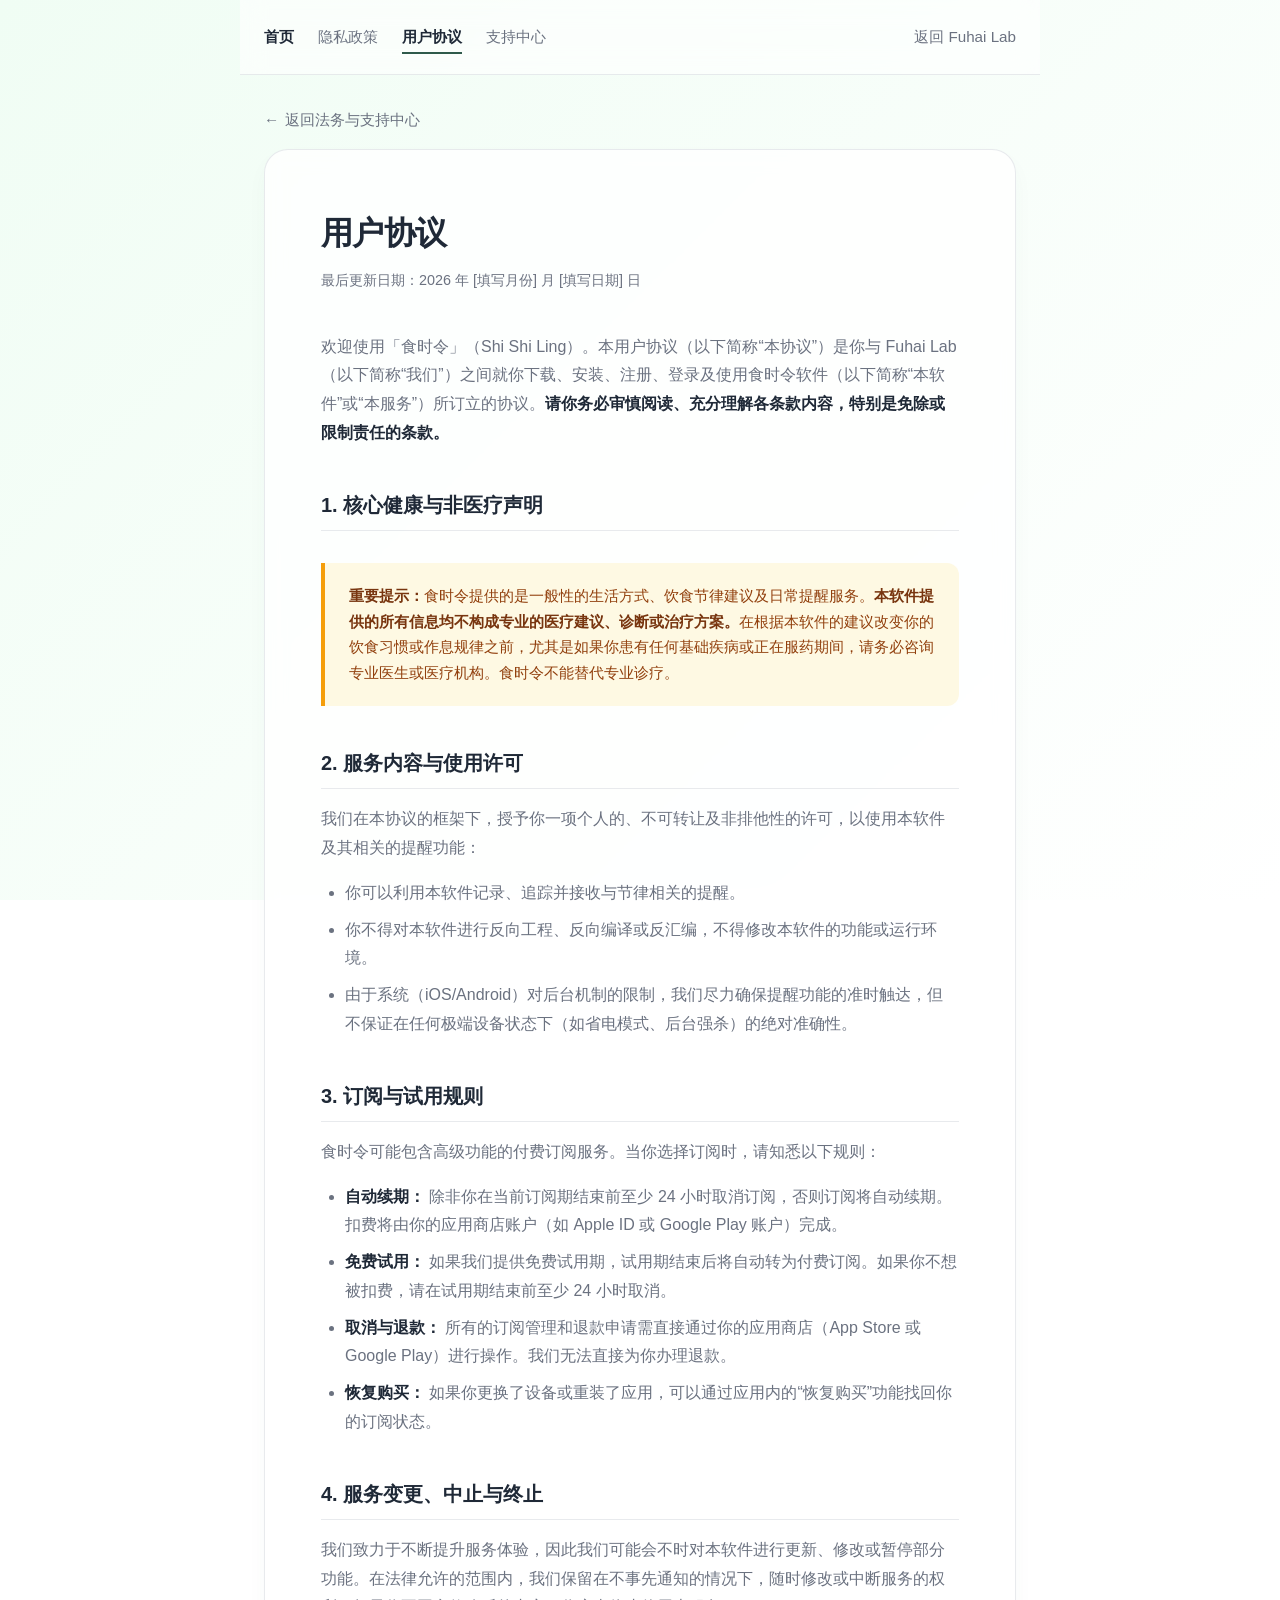
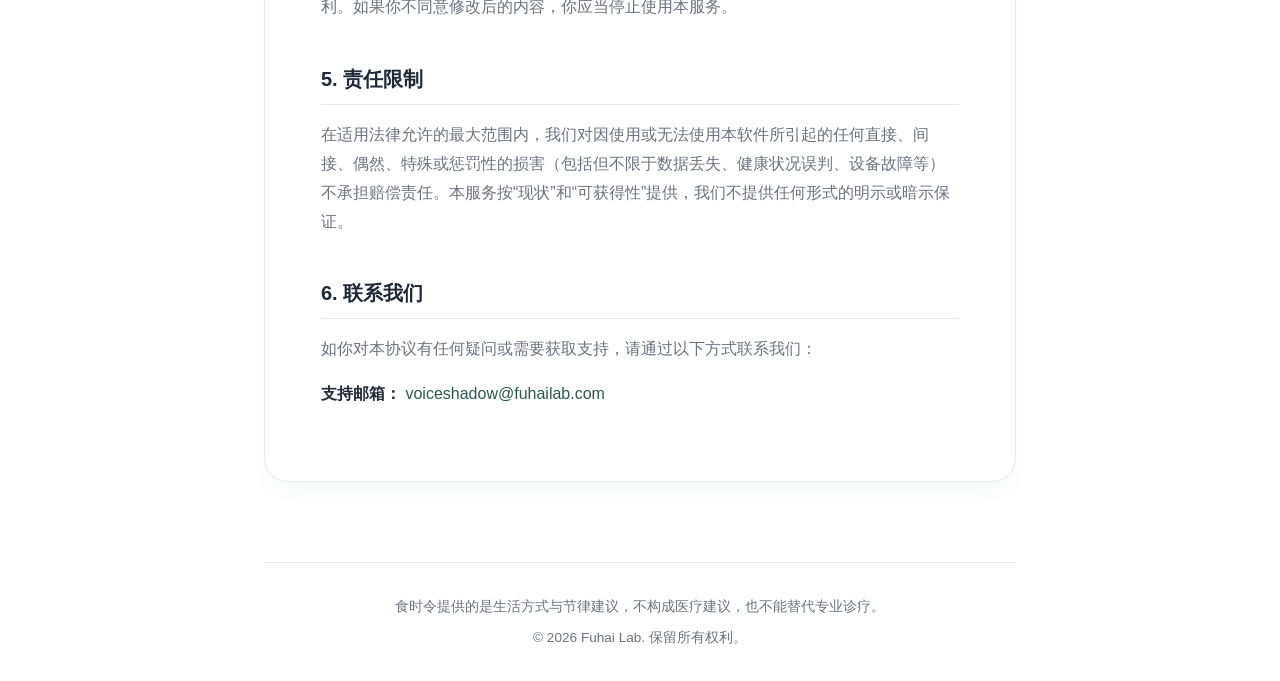
<file: shishiling/terms/index.html>
<!DOCTYPE html>
<html lang="zh-CN">
<head>
  <meta charset="UTF-8" />
  <meta name="viewport" content="width=device-width, initial-scale=1.0" />
  <title>用户协议 | 食时令</title>
  <meta name="description" content="食时令用户协议：了解我们的服务内容、免责声明与订阅规则。" />
  <link rel="stylesheet" href="/css/global.css">
</head>
<body class="theme-shishiling">
  <main class="page-shell narrow">
    <nav class="nav" aria-label="Primary">
      <a href="/shishiling/">首页</a>
      <a href="/shishiling/privacy/">隐私政策</a>
      <a href="/shishiling/terms/" class="active">用户协议</a>
      <a href="/shishiling/support/">支持中心</a>
      <a href="/" style="margin-left: auto;">返回 Fuhai Lab</a>
    </nav>

    <a href="/shishiling/" class="back-link">返回法务与支持中心</a>

    <article class="legal-content prose">
      <h1>用户协议</h1>
      <span class="update-date">最后更新日期：2026 年 [填写月份] 月 [填写日期] 日</span>

      <p>欢迎使用「食时令」（Shi Shi Ling）。本用户协议（以下简称“本协议”）是你与 Fuhai Lab（以下简称“我们”）之间就你下载、安装、注册、登录及使用食时令软件（以下简称“本软件”或“本服务”）所订立的协议。<strong>请你务必审慎阅读、充分理解各条款内容，特别是免除或限制责任的条款。</strong></p>

      <h2>1. 核心健康与非医疗声明</h2>
      <div class="disclaimer-box">
        <strong>重要提示：</strong>食时令提供的是一般性的生活方式、饮食节律建议及日常提醒服务。<strong>本软件提供的所有信息均不构成专业的医疗建议、诊断或治疗方案。</strong>在根据本软件的建议改变你的饮食习惯或作息规律之前，尤其是如果你患有任何基础疾病或正在服药期间，请务必咨询专业医生或医疗机构。食时令不能替代专业诊疗。
      </div>

      <h2>2. 服务内容与使用许可</h2>
      <p>我们在本协议的框架下，授予你一项个人的、不可转让及非排他性的许可，以使用本软件及其相关的提醒功能：</p>
      <ul>
        <li>你可以利用本软件记录、追踪并接收与节律相关的提醒。</li>
        <li>你不得对本软件进行反向工程、反向编译或反汇编，不得修改本软件的功能或运行环境。</li>
        <li>由于系统（iOS/Android）对后台机制的限制，我们尽力确保提醒功能的准时触达，但不保证在任何极端设备状态下（如省电模式、后台强杀）的绝对准确性。</li>
      </ul>

      <h2>3. 订阅与试用规则</h2>
      <p>食时令可能包含高级功能的付费订阅服务。当你选择订阅时，请知悉以下规则：</p>
      <ul>
        <li><strong>自动续期：</strong> 除非你在当前订阅期结束前至少 24 小时取消订阅，否则订阅将自动续期。扣费将由你的应用商店账户（如 Apple ID 或 Google Play 账户）完成。</li>
        <li><strong>免费试用：</strong> 如果我们提供免费试用期，试用期结束后将自动转为付费订阅。如果你不想被扣费，请在试用期结束前至少 24 小时取消。</li>
        <li><strong>取消与退款：</strong> 所有的订阅管理和退款申请需直接通过你的应用商店（App Store 或 Google Play）进行操作。我们无法直接为你办理退款。</li>
        <li><strong>恢复购买：</strong> 如果你更换了设备或重装了应用，可以通过应用内的“恢复购买”功能找回你的订阅状态。</li>
      </ul>

      <h2>4. 服务变更、中止与终止</h2>
      <p>我们致力于不断提升服务体验，因此我们可能会不时对本软件进行更新、修改或暂停部分功能。在法律允许的范围内，我们保留在不事先通知的情况下，随时修改或中断服务的权利。如果你不同意修改后的内容，你应当停止使用本服务。</p>

      <h2>5. 责任限制</h2>
      <p>在适用法律允许的最大范围内，我们对因使用或无法使用本软件所引起的任何直接、间接、偶然、特殊或惩罚性的损害（包括但不限于数据丢失、健康状况误判、设备故障等）不承担赔偿责任。本服务按“现状”和“可获得性”提供，我们不提供任何形式的明示或暗示保证。</p>

      <h2>6. 联系我们</h2>
      <p>如你对本协议有任何疑问或需要获取支持，请通过以下方式联系我们：</p>
      <p><strong>支持邮箱：</strong> <a href="mailto:voiceshadow@fuhailab.com">voiceshadow@fuhailab.com</a></p>
    </article>

    <footer class="footer">
      <p>食时令提供的是生活方式与节律建议，不构成医疗建议，也不能替代专业诊疗。</p>
      <p style="margin-top: 8px;">&copy; 2026 Fuhai Lab. 保留所有权利。</p>
    </footer>
  </main>
</body>
</html>
</file>
<file: css/global.css>
/* css/global.css */
/* 基础变量定义：Fuhai Lab 官网色调 - 更唯美、现代 */
:root {
  --primary-color: #1a365d; /* 沉静的深海蓝 */
  --primary-hover: #2a4365;
  --bg-color: #f8fafc;
  --bg-gradient: linear-gradient(135deg, #f0f4f8 0%, #ffffff 100%);
  --card-bg: rgba(255, 255, 255, 0.7); /* 玻璃态背景 */
  --text-main: #2d3748;
  --text-muted: #718096;
  --border-color: rgba(226, 232, 240, 0.8);
  --radius-lg: 24px;
  --radius-md: 16px;
  --shadow-sm: 0 4px 6px -1px rgba(0, 0, 0, 0.03), 0 2px 4px -1px rgba(0, 0, 0, 0.02);
  --shadow-md: 0 10px 25px -5px rgba(0, 0, 0, 0.05), 0 8px 10px -6px rgba(0, 0, 0, 0.01);
  --shadow-hover: 0 20px 25px -5px rgba(0, 0, 0, 0.1), 0 10px 10px -5px rgba(0, 0, 0, 0.04);
}

/* 覆盖食时令相关页面的变量 - 保持自然色调，增加通透感 */
.theme-shishiling {
  --primary-color: #2F5A4B;
  --primary-hover: #1E3F33;
  --bg-color: #f7fdfa;
  --bg-gradient: linear-gradient(135deg, #f0fdf4 0%, #ffffff 100%);
  --card-bg: rgba(255, 255, 255, 0.8);
  --text-main: #1f2937;
  --text-muted: #6b7280;
  --border-color: rgba(209, 213, 219, 0.5);
  --shadow-sm: 0 4px 6px -1px rgba(47, 90, 75, 0.03);
  --shadow-md: 0 10px 25px -5px rgba(47, 90, 75, 0.05);
  --shadow-hover: 0 20px 25px -5px rgba(47, 90, 75, 0.08);
}

/* 重置与全局样式 */
* {
  box-sizing: border-box;
  margin: 0;
  padding: 0;
}

body {
  font-family: -apple-system, BlinkMacSystemFont, "PingFang SC", "Microsoft YaHei", "Helvetica Neue", Arial, sans-serif;
  background: var(--bg-gradient);
  background-attachment: fixed;
  color: var(--text-main);
  line-height: 1.7;
  -webkit-font-smoothing: antialiased;
  min-height: 100vh;
}

a {
  color: var(--primary-color);
  text-decoration: none;
  transition: color 0.2s ease;
}

a:hover {
  color: var(--primary-hover);
}

/* 页面容器 */
.page-shell {
  max-width: 1000px;
  margin: 0 auto;
  padding: 0 24px;
  display: flex;
  flex-direction: column;
  min-height: 100vh;
}
.page-shell.narrow {
  max-width: 800px; /* 法务页面稍窄一些，提升阅读体验 */
}

/* 顶部导航 - 增加通透感和模糊效果 */
.nav {
  display: flex;
  gap: 24px;
  padding: 24px 0;
  border-bottom: 1px solid var(--border-color);
  font-weight: 500;
  font-size: 0.95rem;
  position: sticky;
  top: 0;
  background: rgba(255, 255, 255, 0.6);
  backdrop-filter: blur(12px);
  -webkit-backdrop-filter: blur(12px);
  z-index: 100;
  margin: 0 -24px;
  padding-left: 24px;
  padding-right: 24px;
}

.nav a {
  color: var(--text-muted);
  position: relative;
}

.nav a::after {
  content: '';
  position: absolute;
  width: 0;
  height: 2px;
  bottom: -4px;
  left: 0;
  background-color: var(--primary-color);
  transition: width 0.3s ease;
}

.nav a:hover::after, .nav a.active::after {
  width: 100%;
}

.nav a:first-child, .nav a.active {
  color: var(--text-main);
  font-weight: 600;
}

.nav a:hover {
  color: var(--primary-color);
}

/* Fuhai Lab Nav */
.fuhai-nav {
  display: flex;
  justify-content: space-between;
  align-items: center;
  padding: 24px 0;
  border-bottom: 1px solid var(--border-color);
  position: sticky;
  top: 0;
  background: rgba(255, 255, 255, 0.6);
  backdrop-filter: blur(12px);
  -webkit-backdrop-filter: blur(12px);
  z-index: 100;
  margin: 0 -24px;
  padding-left: 24px;
  padding-right: 24px;
}
.fuhai-nav .logo {
  font-size: 1.4rem;
  font-weight: 800;
  color: var(--primary-color);
  letter-spacing: -0.03em;
}
.fuhai-nav .links {
  display: flex;
  gap: 32px;
  font-weight: 500;
  font-size: 0.95rem;
}
.fuhai-nav .links a {
  color: var(--text-muted);
  transition: all 0.3s ease;
}
.fuhai-nav .links a:hover {
  color: var(--primary-color);
  transform: translateY(-1px);
}

/* 返回组件 */
.back-link {
  display: inline-block;
  margin: 32px 0 16px;
  font-size: 0.95rem;
  color: var(--text-muted);
  text-decoration: none;
}
.back-link::before { content: "←"; margin-right: 6px; }
.back-link:hover { color: var(--primary-color); text-decoration: none; }

/* Hero 区 - 增强排版和留白 */
.hero {
  padding: 80px 0 64px;
  text-align: center;
  position: relative;
}

/* 背景光晕效果 (针对 fuhai-hero) */
.fuhai-hero .hero::before {
  content: '';
  position: absolute;
  top: 50%;
  left: 50%;
  transform: translate(-50%, -50%);
  width: 600px;
  height: 600px;
  background: radial-gradient(circle, rgba(42, 105, 172, 0.08) 0%, rgba(255,255,255,0) 70%);
  z-index: -1;
  pointer-events: none;
}

.eyebrow {
  display: inline-block;
  font-size: 0.8rem;
  font-weight: 600;
  color: var(--primary-color);
  background-color: rgba(47, 90, 75, 0.05);
  padding: 8px 20px;
  border-radius: 30px;
  margin-bottom: 32px;
  letter-spacing: 1px;
  text-transform: uppercase;
  border: 1px solid rgba(47, 90, 75, 0.1);
  box-shadow: 0 2px 10px rgba(0,0,0,0.02);
}
.theme-shishiling .eyebrow {
  background-color: rgba(47, 90, 75, 0.05);
  border-color: rgba(47, 90, 75, 0.15);
}
.fuhai-hero .eyebrow {
  background-color: rgba(26, 54, 93, 0.04);
  color: var(--primary-color);
  border-color: rgba(26, 54, 93, 0.1);
}

.hero h1 {
  font-size: 3.5rem;
  font-weight: 800;
  margin-bottom: 24px;
  color: var(--text-main);
  letter-spacing: -0.03em;
  line-height: 1.1;
  background: linear-gradient(to right, var(--text-main), var(--primary-color));
  -webkit-background-clip: text;
  -webkit-text-fill-color: transparent;
}

.theme-shishiling .hero h1 {
  font-size: 2.8rem;
}

.hero p {
  font-size: 1.25rem;
  color: var(--text-muted);
  max-width: 720px;
  margin: 0 auto 56px;
  line-height: 1.8;
  font-weight: 300;
}

/* Hero 底部信息卡片 */
.hero-meta {
  display: flex;
  justify-content: center;
  gap: 24px;
  flex-wrap: wrap;
}

.meta-card {
  background: var(--card-bg);
  backdrop-filter: blur(8px);
  -webkit-backdrop-filter: blur(8px);
  border: 1px solid var(--border-color);
  padding: 20px 28px;
  border-radius: var(--radius-lg);
  text-align: left;
  min-width: 220px;
  box-shadow: var(--shadow-sm);
  transition: transform 0.3s ease, box-shadow 0.3s ease;
}

.meta-card:hover {
  transform: translateY(-2px);
  box-shadow: var(--shadow-md);
}

.meta-card strong {
  display: block;
  font-size: 0.8rem;
  color: var(--text-muted);
  margin-bottom: 6px;
  text-transform: uppercase;
  letter-spacing: 1px;
}

.meta-card span {
  font-size: 1.05rem;
  font-weight: 500;
  color: var(--text-main);
}

/* 栅格内容区 */
.section-grid {
  display: grid;
  grid-template-columns: repeat(auto-fit, minmax(320px, 1fr));
  gap: 32px;
  padding-bottom: 80px;
}

.card {
  background: var(--card-bg);
  backdrop-filter: blur(10px);
  -webkit-backdrop-filter: blur(10px);
  border: 1px solid var(--border-color);
  border-radius: var(--radius-lg);
  padding: 40px;
  transition: all 0.4s cubic-bezier(0.165, 0.84, 0.44, 1);
  display: flex;
  flex-direction: column;
  box-shadow: var(--shadow-sm);
  position: relative;
  overflow: hidden;
}

.card::before {
  content: '';
  position: absolute;
  top: 0; left: 0; right: 0; height: 4px;
  background: linear-gradient(90deg, var(--primary-color), transparent);
  opacity: 0;
  transition: opacity 0.4s ease;
}

.card:hover {
  transform: translateY(-6px);
  box-shadow: var(--shadow-hover);
  border-color: transparent;
}

.card:hover::before {
  opacity: 1;
}

.card h2 {
  font-size: 1.5rem;
  margin-bottom: 16px;
  color: var(--text-main);
}

.card p {
  color: var(--text-muted);
  flex-grow: 1;
  margin-bottom: 24px;
}

/* 卡片内的链接按钮化 */
.card a {
  display: inline-flex;
  align-items: center;
  font-weight: 500;
}

.card a::after {
  content: "→";
  margin-left: 6px;
  transition: transform 0.2s ease;
}

.card a:hover::after {
  transform: translateX(4px);
}

/* 突出显示支持卡片 */
.support-highlight {
  background: linear-gradient(180deg, #FFFFFF 0%, #F0F7F4 100%);
  border: 1px solid #D1E5DE;
}

/* 法务内容容器 - 更柔和的阅读体验 */
.legal-content {
  background: var(--card-bg);
  backdrop-filter: blur(10px);
  -webkit-backdrop-filter: blur(10px);
  border: 1px solid var(--border-color);
  border-radius: var(--radius-lg);
  padding: 56px;
  margin-bottom: 80px;
  box-shadow: var(--shadow-md);
}

/* 长文本排版 (Prose) */
.prose h1 {
  font-size: 2rem;
  font-weight: 700;
  margin-bottom: 8px;
  color: var(--text-main);
  letter-spacing: -0.02em;
}

.prose .update-date {
  font-size: 0.9rem;
  color: var(--text-muted);
  margin-bottom: 40px;
  display: block;
}

.prose h2 {
  font-size: 1.25rem;
  font-weight: 600;
  margin-top: 40px;
  margin-bottom: 16px;
  color: var(--text-main);
  border-bottom: 1px solid var(--border-color);
  padding-bottom: 8px;
}

.prose p {
  color: var(--text-muted);
  margin-bottom: 16px;
  line-height: 1.8;
}

.prose ul {
  margin-bottom: 16px;
  padding-left: 24px;
  color: var(--text-muted);
}

.prose li {
  margin-bottom: 8px;
  line-height: 1.8;
}

.prose strong {
  color: var(--text-main);
  font-weight: 600;
}

/* 强调声明块 */
.prose .disclaimer-box {
  background-color: rgba(254, 243, 199, 0.5); /* #FFFBEB with opacity */
  border-left: 4px solid #F59E0B;
  padding: 20px 24px;
  margin: 32px 0;
  color: #92400E;
  border-radius: 0 12px 12px 0;
  font-size: 0.95rem;
  backdrop-filter: blur(4px);
}

.prose .disclaimer-box strong {
  color: #78350f;
}


/* 支持中心特定 */
.support-header {
  margin-bottom: 40px;
}
.support-header h1 {
  font-size: 2rem;
  font-weight: 700;
  color: var(--text-main);
  margin-bottom: 12px;
  letter-spacing: -0.02em;
}
.support-header p {
  color: var(--text-muted);
  font-size: 1.1rem;
}

/* 优先联系卡片 */
.contact-card {
  background: linear-gradient(135deg, #2F5A4B 0%, #1E3F33 100%);
  color: white;
  padding: 32px;
  border-radius: var(--radius-lg);
  margin-bottom: 48px;
  display: flex;
  flex-direction: column;
  align-items: flex-start;
  box-shadow: 0 4px 12px rgba(47, 90, 75, 0.2);
}
.contact-card h2 {
  font-size: 1.25rem;
  margin-bottom: 8px;
}
.contact-card p {
  color: #D1E5DE;
  margin-bottom: 24px;
}
.contact-btn {
  background: white;
  color: var(--primary-color);
  padding: 12px 24px;
  border-radius: 30px;
  font-weight: 600;
  text-decoration: none;
  transition: transform 0.2s ease, box-shadow 0.2s ease;
}
.contact-btn:hover {
  text-decoration: none;
  transform: translateY(-2px);
  box-shadow: 0 4px 8px rgba(0,0,0,0.1);
}

/* FAQ 手风琴样式 */
.faq-section h2 {
  font-size: 1.25rem;
  margin-bottom: 24px;
  color: var(--text-main);
  padding-bottom: 8px;
  border-bottom: 1px solid var(--border-color);
}

details {
  background: var(--card-bg);
  border: 1px solid var(--border-color);
  border-radius: var(--radius-md);
  margin-bottom: 16px;
  overflow: hidden;
  transition: box-shadow 0.2s ease;
}
details:hover {
  border-color: #D1D5DB;
}
details[open] {
  box-shadow: 0 2px 4px rgba(0,0,0,0.02);
}

summary {
  padding: 20px 24px;
  font-weight: 600;
  cursor: pointer;
  list-style: none; /* 隐藏默认箭头 */
  position: relative;
  color: var(--text-main);
  user-select: none;
}
/* 自定义加号/减号图标 */
summary::after {
  content: "+";
  position: absolute;
  right: 24px;
  top: 50%;
  transform: translateY(-50%);
  font-size: 1.5rem;
  font-weight: 300;
  color: var(--text-muted);
  transition: transform 0.3s ease;
}
details[open] summary::after {
  content: "−";
  transform: translateY(-50%) rotate(180deg);
}
summary::-webkit-details-marker {
  display: none;
}

.answer {
  padding: 0 24px 24px;
  color: var(--text-muted);
  line-height: 1.7;
}
.answer ul {
  margin-top: 12px;
  padding-left: 20px;
}
.answer li {
  margin-bottom: 8px;
}
.answer a {
  text-decoration: underline;
}

/* 页脚 */
.footer {
  margin-top: auto;
  padding: 32px 0;
  border-top: 1px solid var(--border-color);
  text-align: center;
  color: var(--text-muted);
  font-size: 0.85rem;
}

/* 响应式设计 (移动端适配) */
@media (max-width: 768px) {
  .hero h1 {
    font-size: 2rem;
  }

  .hero-meta {
    flex-direction: column;
    align-items: stretch;
  }

  .meta-card {
    text-align: center;
  }

  .nav {
    justify-content: center;
    flex-wrap: wrap;
    gap: 16px;
  }

  .legal-content { padding: 32px 24px; }
  .prose h1 { font-size: 1.75rem; }

  .contact-card { padding: 24px; }
  summary { padding: 16px; padding-right: 48px; }
  summary::after { right: 16px; }
  .answer { padding: 0 16px 20px; }
}
</file>
